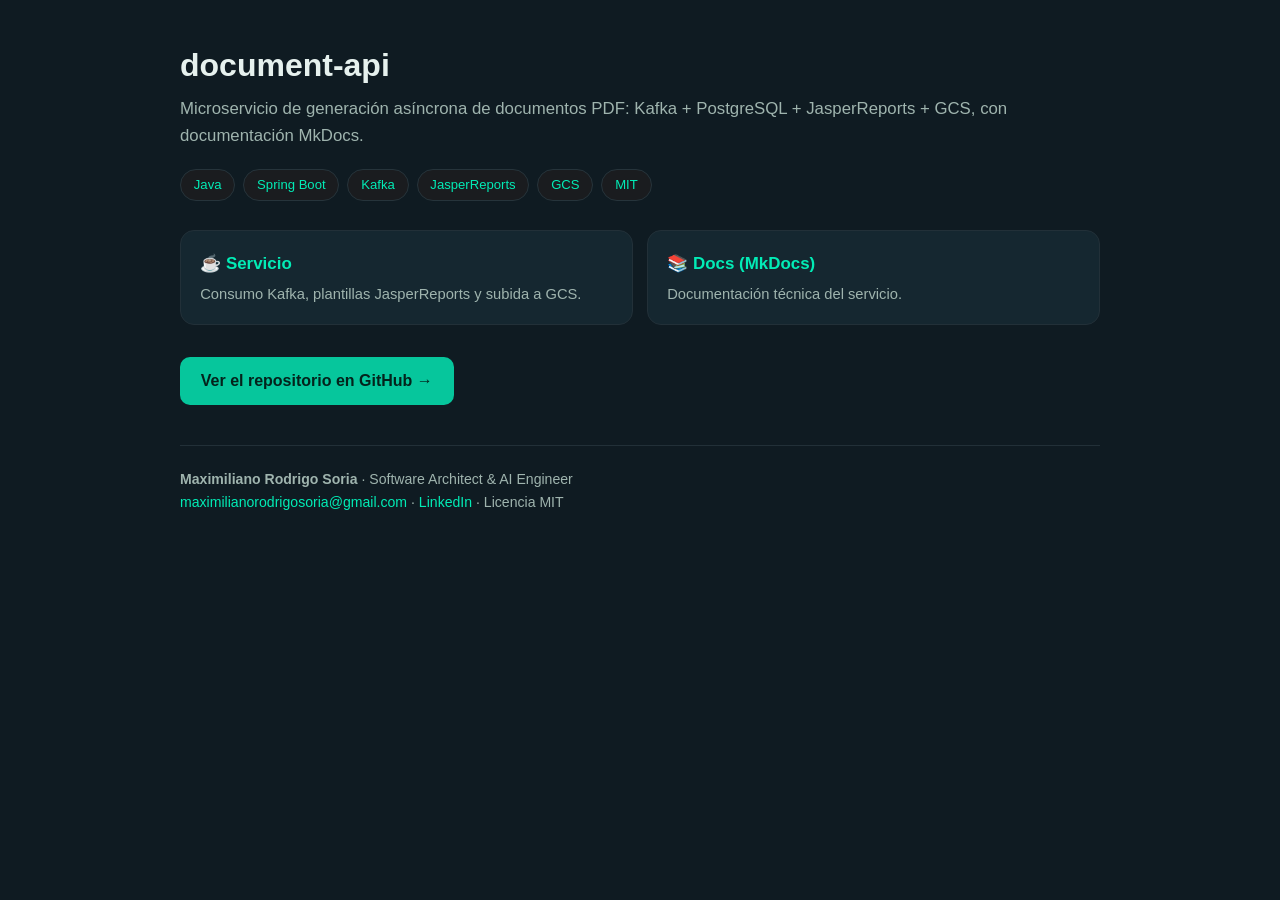
<file: docs/index.html>
<!DOCTYPE html>
<html lang="es"><head><meta charset="utf-8"><meta name="viewport" content="width=device-width, initial-scale=1">
<title>document-api · Maximiliano Rodrigo Soria</title><meta name="description" content="Microservicio de generación asíncrona de documentos PDF: Kafka + PostgreSQL + JasperReports + GCS, con documentación MkDocs.">
<style>:root{--bg:#0F1B22;--card:#152730;--ink:#E6F1EE;--muted:#9FB4AE;--teal:#06C69C;--teal2:#02ECB6}*{box-sizing:border-box}body{margin:0;background:var(--bg);color:var(--ink);font-family:-apple-system,Segoe UI,Roboto,Helvetica,Arial,sans-serif;line-height:1.6}.wrap{max-width:960px;margin:0 auto;padding:2.5rem 1.25rem 4rem}h1{font-size:2rem;margin:0 0 .3rem}h1 span{color:var(--teal2)}.lead{color:var(--muted);font-size:1.05rem;margin:0 0 1.2rem}.chips{display:flex;flex-wrap:wrap;gap:.5rem;margin:0 0 1.8rem}.chip{background:#1A1C1F;color:var(--teal2);border:1px solid #26343b;border-radius:999px;padding:.28rem .8rem;font-size:.82rem}.grid{display:grid;grid-template-columns:repeat(auto-fit,minmax(240px,1fr));gap:14px}.card{background:var(--card);border:1px solid #223038;border-radius:14px;padding:1.1rem 1.2rem;text-decoration:none;color:inherit;transition:border-color .15s,transform .15s;display:block}.card:hover{border-color:var(--teal);transform:translateY(-2px)}.card h3{margin:.1rem 0 .35rem;font-size:1.06rem;color:var(--teal2)}.card p{margin:0;color:var(--muted);font-size:.92rem}.cta{display:inline-block;margin:2rem 0 0;background:var(--teal);color:#04231c;font-weight:600;text-decoration:none;padding:.7rem 1.3rem;border-radius:10px}footer{margin-top:2.5rem;padding-top:1.4rem;border-top:1px solid #223038;color:var(--muted);font-size:.88rem}footer a{color:var(--teal2);text-decoration:none}</style></head><body><div class="wrap">
  <h1>document-api </h1>
  <p class="lead">Microservicio de generación asíncrona de documentos PDF: Kafka + PostgreSQL + JasperReports + GCS, con documentación MkDocs.</p>
  <div class="chips">
    <span class="chip">Java</span>
    <span class="chip">Spring Boot</span>
    <span class="chip">Kafka</span>
    <span class="chip">JasperReports</span>
    <span class="chip">GCS</span>
    <span class="chip">MIT</span>
  </div>
  <div class="grid">
    <a class="card" href="https://github.com/MaximilianoRodrigoSoria/document-api/tree/master/src"><h3>☕ Servicio</h3><p>Consumo Kafka, plantillas JasperReports y subida a GCS.</p></a>
    <a class="card" href="https://github.com/MaximilianoRodrigoSoria/document-api/tree/master/docs"><h3>📚 Docs (MkDocs)</h3><p>Documentación técnica del servicio.</p></a>
  </div>
  <a class="cta" href="https://github.com/MaximilianoRodrigoSoria/document-api">Ver el repositorio en GitHub →</a>
  <footer><strong>Maximiliano Rodrigo Soria</strong> · Software Architect &amp; AI Engineer<br>
  <a href="mailto:maximilianorodrigosoria@gmail.com">maximilianorodrigosoria@gmail.com</a> · <a href="https://www.linkedin.com/in/soriamaximilianorodrigo/">LinkedIn</a> · Licencia MIT</footer>
</div></body></html>
</file>
